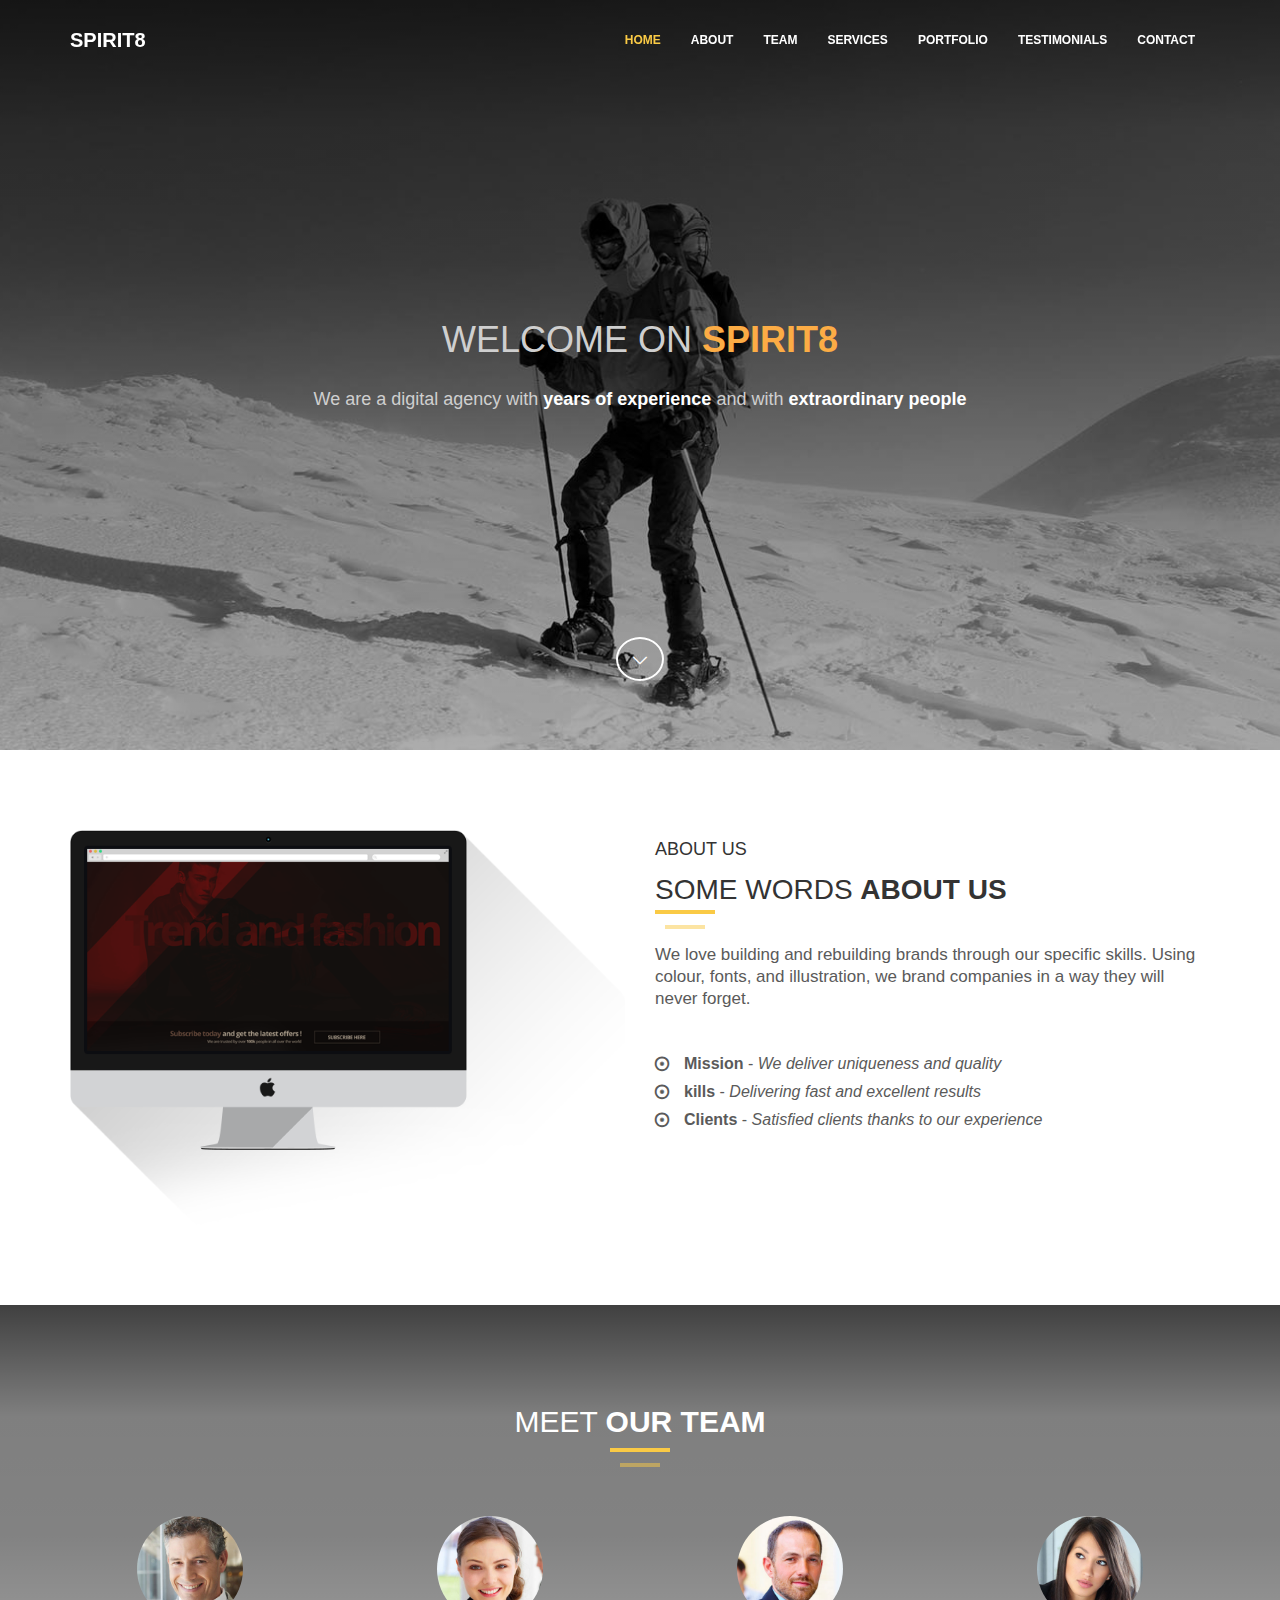
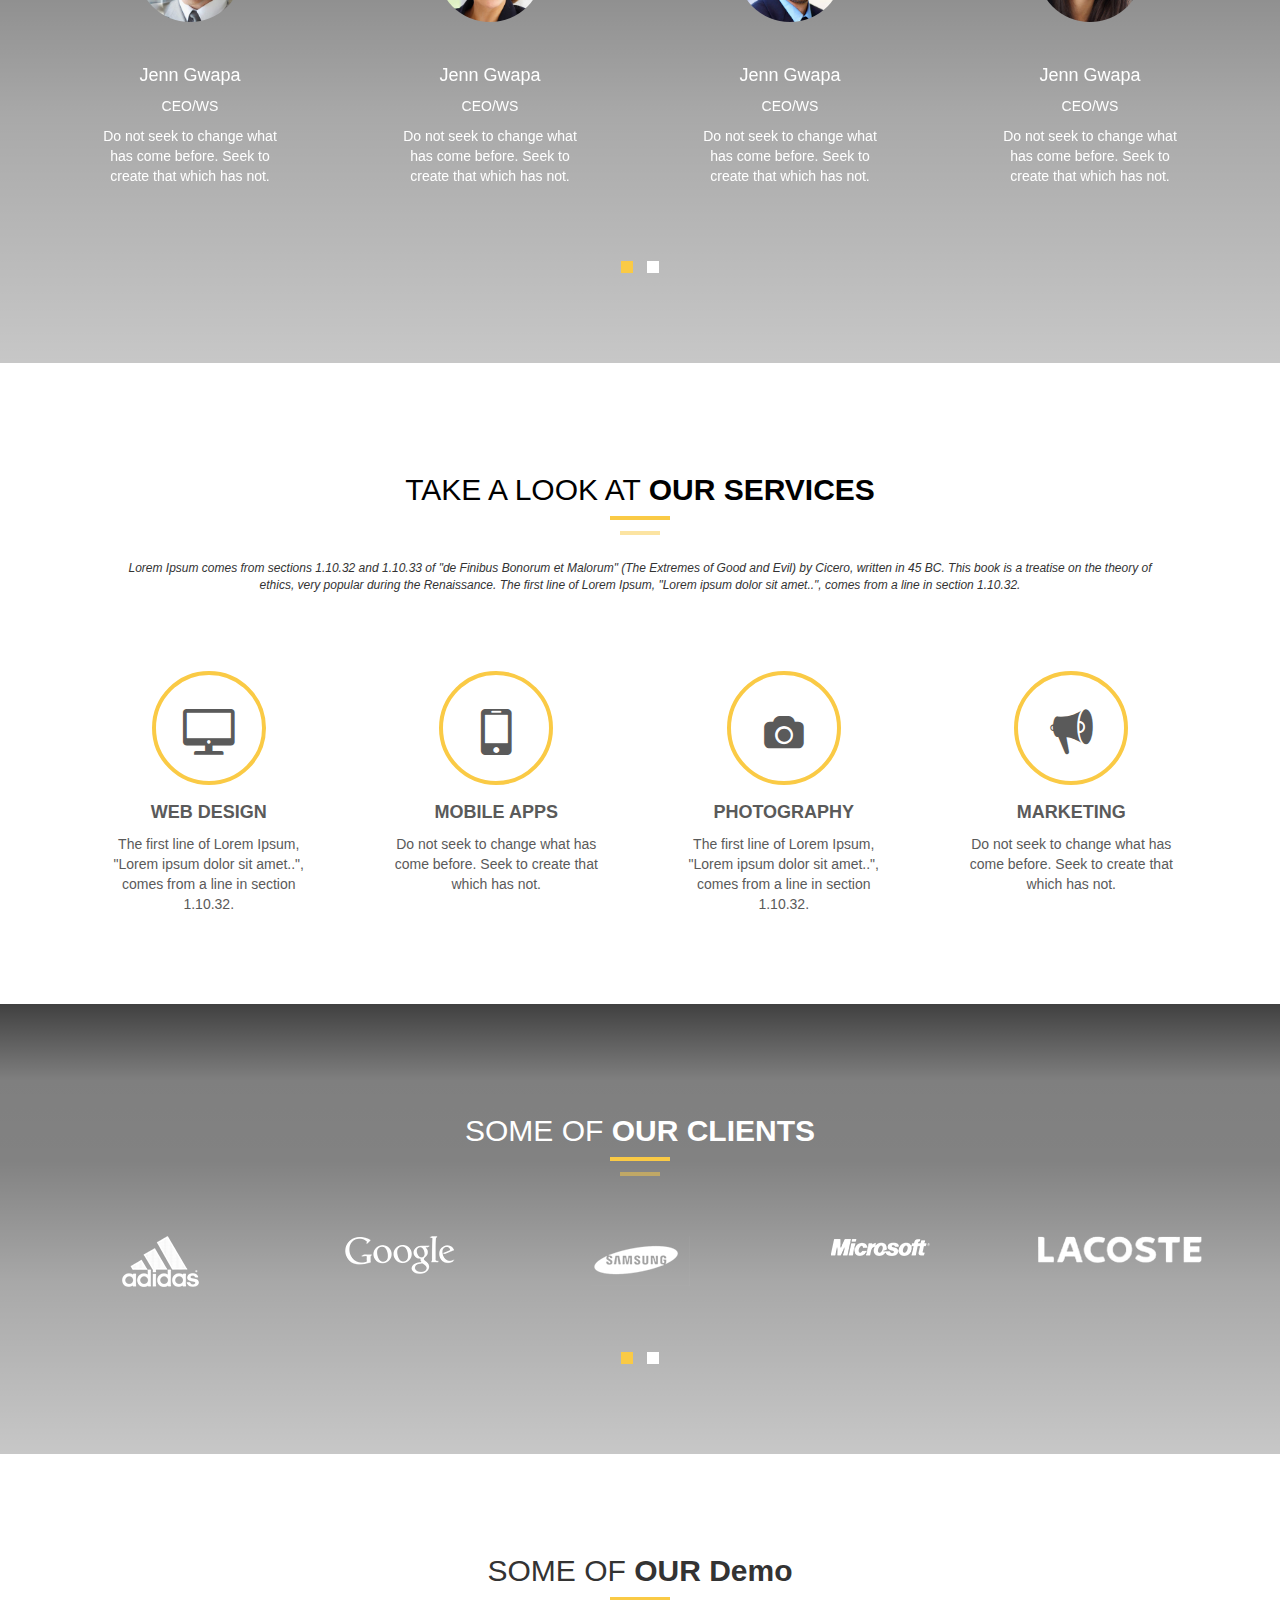
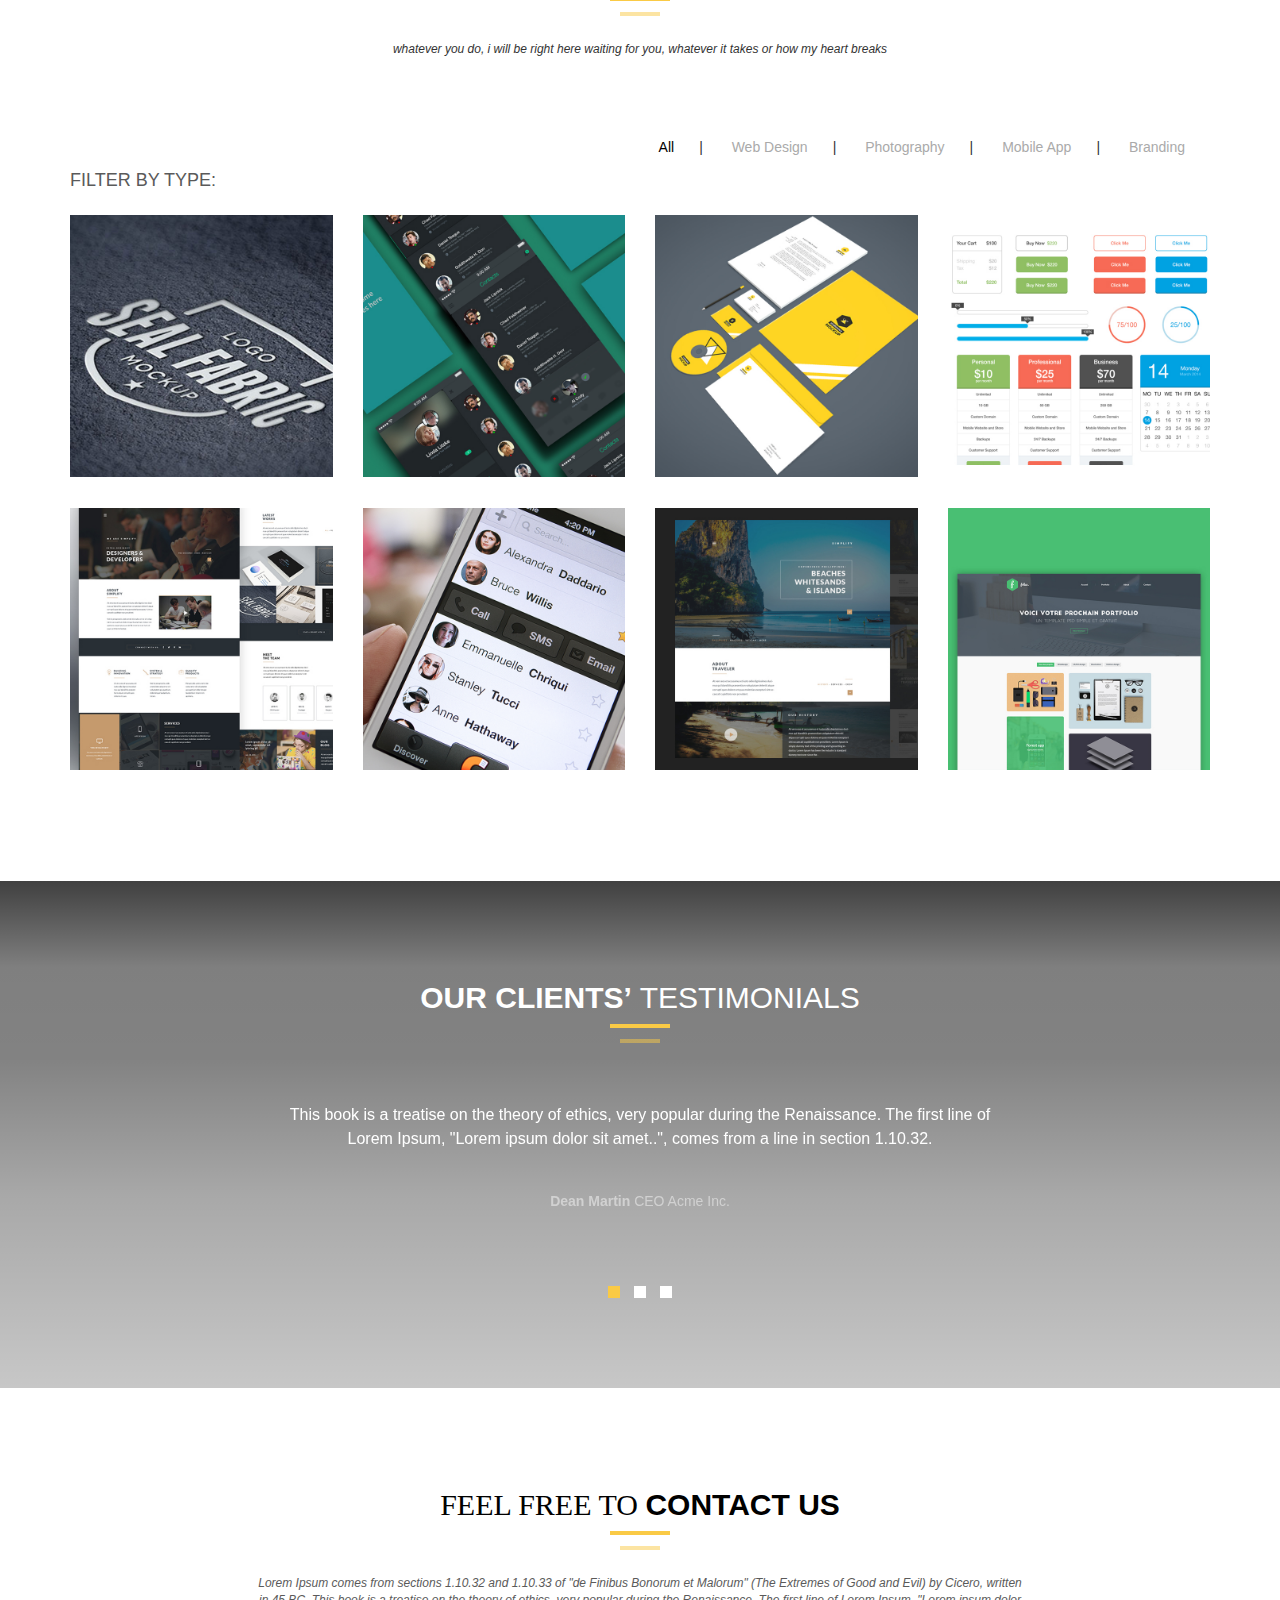
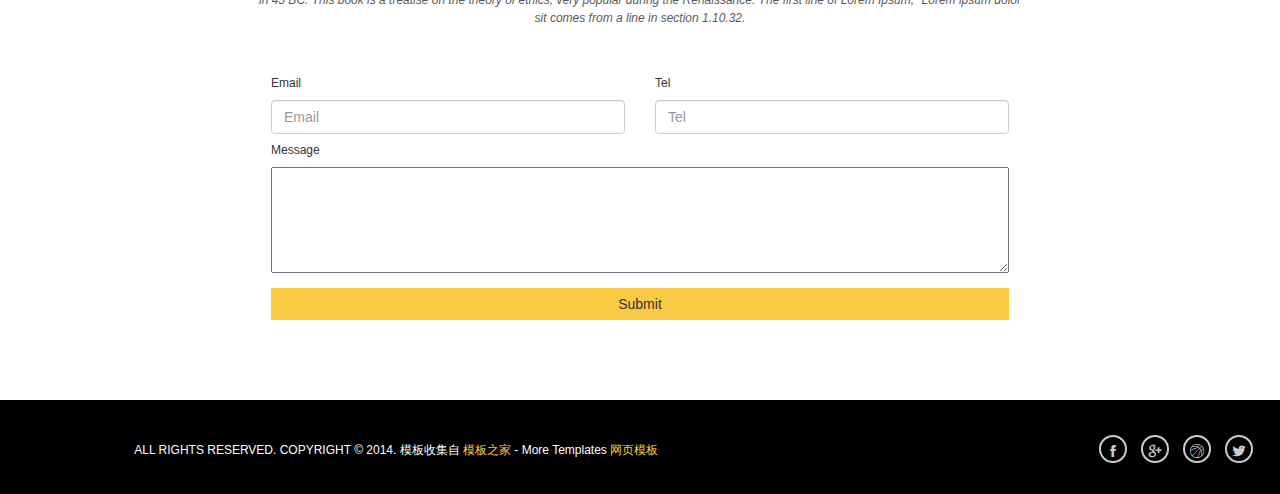
<file: Project02_spirit8/index.html>
<!DOCTYPE html>
<html>
<head>
    <meta charset="utf-8">
    <meta http-equiv="X-UA-Compatible" content="IE=edge">
    <meta name="viewport" content="width=device-width, initial-scale=1">
    <title>模板</title>
    <meta name="description" content="">
    <meta name="keywords" content="">
    <!--引入bootstrap的css-->
    <link rel="stylesheet" href="bootstrap/css/bootstrap.min.css" />
    <!--引入iconfont-->
    <link rel="stylesheet" href="iconfont/iconfont.css">
    <!--引入自己写的css-->
    <link rel="stylesheet" href="css/index.css">
    <link rel="stylesheet" href="css/publicCss.css">
    <!--owl-carousel插件引入-->
    <link rel="stylesheet" href="owl-carousel/owl.carousel.css">
    <link rel="stylesheet" href="owl-carousel/owl.theme.css">

    <!--引入jQuery-->
    <script src="bootstrap/js/jquery.js"></script>
    <!--引入bootstrap的js-->
    <script src="bootstrap/js/bootstrap.min.js"></script>
    <!--引入owl-carousel插件的js-->
    <script src="owl-carousel/owl.carousel.js"></script>
    <!--引入isotope-->
    <script src="isotope/js/isotope-docs.min.js"></script>
</head>
<body>
    <!--头部导航-->
    <nav class="navbar navbar-default navbar-fixed-top" id="nav_head">
        <div class="container">
            <div class="navbar-header">
                <button type="button" id="more_menu" class="navbar-toggle" data-toggle="collapse" data-target="#nav_item">
                    <span class="icon-bar"></span>
                    <span class="icon-bar"></span>
                    <span class="icon-bar"></span>
                </button>
                <a href="" class="navbar-brand">SPIRIT8</a>
            </div>
            <div class="collapse navbar-collapse navbar-right" id="nav_item">
                <ul class="nav navbar-nav">
                    <li><a href="#part_Home" class="c_yellow">HOME</a></li>
                    <li><a href="#part_About">ABOUT</a></li>
                    <li><a href="#part_Team">TEAM</a></li>
                    <li><a href="#part_Service">SERVICES</a></li>
                    <li><a href="#part_Ally">PORTFOLIO</a></li>
                    <li><a href="#part_Demo">TESTIMONIALS</a></li>
                    <li><a href="#part_Client">CONTACT</a></li>
                </ul>
            </div>
        </div>
    </nav>
    <!--头部导航结束-->
    <!--第一部分：欢迎-->
    <div id="part_Home">
        <div class="one_in">
            <div class="content">
                <h1>Welcome on <strong class="c_yellow">spirit8</strong></h1>
                <p>We are a digital agency with <strong>years of experience</strong> and with <strong>extraordinary people</strong></p>
                <p><span><i class="iconfont icon-down-trangle"></i></span></p>
            </div>
        </div>
    </div>
    <!--第一部分：欢迎 end-->

    <!--第二部分：about us-->
    <div id="part_About">
        <div class="container">
            <div class="row">
                <div class="col-md-6 col-sm-12 pic">
                    <img class="img-responsive center-block" src="img/bg-03.png" alt="" width="708" height="504">
                </div>
                <div class="col-md-6 col-sm-12">
                    <div class="about_content">
                        <h4>ABOUT US</h4>
                        <h2>SOME WORDS <strong>ABOUT US</strong></h2>
                        <p class="line_bar b_yellow"></p>
                        <p class="intro">We love building and rebuilding brands through our specific skills. Using colour, fonts, and illustration, we brand companies in a way they will never forget.</p>
                        <ul class="list-unstyled">
                            <li><i class="iconfont icon-yuanquan"></i><strong>Mission</strong> - <em>We deliver uniqueness and quality
                            </em></li>
                            <li><i class="iconfont icon-yuanquan"></i><strong>kills</strong> - <em>Delivering fast and excellent results</em></li>
                            <li><i class="iconfont icon-yuanquan"></i><strong>Clients</strong> - <em>Satisfied clients thanks to our experience</em></li>
                        </ul>
                    </div>
                </div>
            </div>
        </div>
    </div>
    <!--第二部分：about us end-->

    <!--第三部分：Our Team-->
    <div id="part_Team">
        <div class="cont_in">
            <h2 class="text-center"><span>MEET </span><b>OUR TEAM</b></h2>
            <p class="line_bar center-block b_yellow"></p>
            <div id="team_pic" class="owl-carousel">
                <div>
                    <img class="img-responsive" src="img/01.jpg" alt="">
                    <h4>Jenn Gwapa</h4>
                    <p class="job">CEO/WS</p>
                    <p class="intro">Do not seek to change what has come before.
                        Seek to create that which has not.</p>
                </div>
                <div>
                    <img class="img-responsive" src="img/02.jpg" alt="">
                    <h4>Jenn Gwapa</h4>
                    <p class="job">CEO/WS</p>
                    <p class="intro">Do not seek to change what has come before.
                        Seek to create that which has not.</p>
                </div>
                <div>
                    <img class="img-responsive" src="img/03.jpg" alt="">
                    <h4>Jenn Gwapa</h4>
                    <p class="job">CEO/WS</p>
                    <p class="intro">Do not seek to change what has come before.
                        Seek to create that which has not.</p>
                </div>
                <div>
                    <img class="img-responsive" src="img/04.jpg" alt="">
                    <h4>Jenn Gwapa</h4>
                    <p class="job">CEO/WS</p>
                    <p class="intro">Do not seek to change what has come before.
                        Seek to create that which has not.</p>
                </div>
                <div>
                    <img class="img-responsive" src="img/03.jpg" alt="">
                    <h4>Jenn Gwapa</h4>
                    <p class="job">CEO/WS</p>
                    <p class="intro">Do not seek to change what has come before.
                        Seek to create that which has not.</p>
                </div>
                <div>
                    <img class="img-responsive" src="img/04.jpg" alt="">
                    <h4>Jenn Gwapa</h4>
                    <p class="job">CEO/WS</p>
                    <p class="intro">Do not seek to change what has come before.
                        Seek to create that which has not.</p>
                </div>
                <div>
                    <img class="img-responsive" src="img/02.jpg" alt="">
                    <h4>Jenn Gwapa</h4>
                    <p class="job">CEO/WS</p>
                    <p class="intro">Do not seek to change what has come before.
                        Seek to create that which has not.</p>
                </div>
                <div>
                    <img class="img-responsive" src="img/01.jpg" alt="">
                    <h4>Jenn Gwapa</h4>
                    <p class="job">CEO/WS</p>
                    <p class="intro">Do not seek to change what has come before.
                        Seek to create that which has not.</p>
                </div>
            </div>

        </div>
    </div>
    <!--第三部分：Our Team End-->

    <!--第四部分：Service-->
    <div id="part_Service">
        <div class="cont_in">
            <h2>TAKE A LOOK AT <b>OUR SERVICES</b></h2>
            <p class="line_bar center-block b_yellow"></p>
            <p class="info">Lorem Ipsum comes from sections 1.10.32 and 1.10.33 of "de Finibus Bonorum et Malorum" (The Extremes of Good and Evil) by Cicero, written in 45 BC. This book is a treatise on the theory of ethics, very popular during the Renaissance. The first line of Lorem Ipsum, "Lorem ipsum dolor sit amet..",
                comes from a line in section 1.10.32.</p>
            <div class="row">
                <div class="col-md-3 col-sm-6">
                    <p class="icon"><i class="iconfont icon-diannao"></i></p>
                    <h4>WEB DESIGN</h4>
                    <p class="intro">The first line of Lorem Ipsum, "Lorem ipsum dolor sit amet..",
                        comes from a line in section 1.10.32.</p>
                </div>
                <div class="col-md-3 col-sm-6">
                    <p class="icon"><i class="iconfont icon-shouji"></i></p>
                    <h4>MOBILE APPS</h4>
                    <p class="intro">Do not seek to change what has come before. Seek to
                        create that which has not.</p>
                </div>
                <div class="col-md-3 col-sm-6">
                    <p class="icon"><i class="iconfont icon-iconmoban--"></i></p>
                    <h4>PHOTOGRAPHY</h4>
                    <p class="intro">The first line of Lorem Ipsum,
                        "Lorem ipsum dolor sit amet..", comes from a line in section 1.10.32.</p>
                </div>
                <div class="col-md-3 col-sm-6">
                    <p class="icon"><i class="iconfont icon-laba"></i></p>
                    <h4>MARKETING</h4>
                    <p class="intro">Do not seek to change what has come before. Seek to
                        create that which has not.</p>
                </div>
            </div>
        </div>
    </div>
    <!--第四部分：Service End-->

    <!--第五部分: ally-->
    <div id="part_Ally">
        <div class="cont_in">
            <h2 class="text-center">SOME OF <strong>OUR CLIENTS</strong></h2>
            <p class="line_bar center-block b_yellow"></p>
            <div id="brand" class="owl-carousel">
                <div><img src="img/a.png" alt=""></div>
                <div><img src="img/b.png" alt=""></div>
                <div><img src="img/c.png" alt=""></div>
                <div><img src="img/d.png" alt=""></div>
                <div><img src="img/e.png" alt=""></div>
                <div><img src="img/f.png" alt=""></div>
                <div><img src="img/g.png" alt=""></div>
            </div>
        </div>
    </div>
    <!--第五部分: ally end-->
    <!--第六部分: demo-->
    <div id="part_Demo">
        <div class="container">
            <h2 class="text-center">SOME OF <strong>OUR Demo</strong></h2>
            <p class="line_bar center-block b_yellow"></p>
            <p class="info">whatever you do,
                i will be right here waiting for you,
                whatever it takes or how my heart breaks</p>
            <div class="navBox clearfix">
                <h3>FILTER BY TYPE:</h3>
                <div class="select" style="height: 50px;">
                    <span class="bColor" data-filter="*">All</span>|
                    <span data-filter=".wd">Web Design</span>|
                    <span data-filter=".pg">Photography</span>|
                    <span data-filter=".ma">Mobile App</span>|
                    <span data-filter=".bd">Branding</span>
                </div>
            </div>
            <div class="row" id="pDemo">
                <div class="col-md-3 col-sm-12 bd">
                    <a href=""><img class="img-responsive" src="img/01(1).jpg" alt=""></a>
                    <div class="detail">
                        <div class="wrap">
                            <h4>Loading</h4>
                            <p>Brand</p>
                            <span><i class="iconfont icon-jia"></i></span>
                        </div>
                    </div>
                </div>
                <div class="col-md-3 col-sm-12 pg ma">
                    <a href=""><img class="img-responsive" src="img/02(2).jpg" alt=""></a>
                    <div class="detail">
                        <div class="wrap">
                            <h4>Loading</h4>
                            <p>Brand</p>
                            <span><i class="iconfont icon-jia"></i></span>
                        </div>
                    </div>
                </div>
                <div class="col-md-3 col-sm-12 bd">
                    <a href=""><img class="img-responsive" src="img/03(1).jpg" alt=""></a>
                    <div class="detail">
                        <div class="wrap">
                            <h4>Loading</h4>
                            <p>Brand</p>
                            <span><i class="iconfont icon-jia"></i></span>
                        </div>
                    </div>
                </div>
                <div class="col-md-3 col-sm-12 pg">
                    <a href=""><img class="img-responsive" src="img/04(1).jpg" alt=""></a>
                    <div class="detail">
                        <div class="wrap">
                            <h4>Loading</h4>
                            <p>Brand</p>
                            <span><i class="iconfont icon-jia"></i></span>
                        </div>
                    </div>
                </div>
                <div class="col-md-3 col-sm-12 wd bd pg">
                    <a href=""><img class="img-responsive" src="img/05.jpg" alt=""></a>
                    <div class="detail">
                        <div class="wrap">
                            <h4>Loading</h4>
                            <p>Brand</p>
                            <span><i class="iconfont icon-jia"></i></span>
                        </div>
                    </div>
                </div>
                <div class="col-md-3 col-sm-12 ma">
                    <a href=""><img class="img-responsive" src="img/06.jpg" alt=""></a>
                    <div class="detail">
                        <div class="wrap">
                            <h4>Loading</h4>
                            <p>Brand</p>
                            <span><i class="iconfont icon-jia"></i></span>
                        </div>
                    </div>
                </div>
                <div class="col-md-3 col-sm-12 wd pg">
                    <a href=""><img class="img-responsive" src="img/07.jpg" alt=""></a>
                    <div class="detail">
                        <div class="wrap">
                            <h4>Loading</h4>
                            <p>Brand</p>
                            <span><i class="iconfont icon-jia"></i></span>
                        </div>
                    </div>
                </div>
                <div class="col-md-3 col-sm-12 wd">
                    <a href=""><img class="img-responsive" src="img/08.jpg" alt=""></a>
                    <div class="detail">
                        <div class="wrap">
                            <h4>Loading</h4>
                            <p>Brand</p>
                            <span><i class="iconfont icon-jia"></i></span>
                        </div>
                    </div>
                </div>
            </div>
        </div>
    </div>
    <!--第六部分: demo end-->
    <!--第七部分 Client-->
    <div id="part_Client">
        <div class="cont_in">
            <h2 class="text-center"><strong>OUR CLIENTS’</strong> TESTIMONIALS</h2>
            <p class="line_bar center-block b_yellow"></p>
            <div id="context" class="owl-carousel">
                <div>
                    <p class="txt">This book is a treatise on the theory of ethics, very popular during the Renaissance.
                        The first line of Lorem Ipsum, "Lorem ipsum dolor sit amet..", comes from a line in section
                        1.10.32.</p>
                    <p class="author"><strong>Dean Martin</strong> CEO Acme Inc.</p>
                </div>
                <div>
                    <p class="txt">Some people try to knock me down,
                        only make me determined to do better!</p>
                    <p class="author"><strong>Li Yang</strong> CEO Xing Huo.</p>
                </div>
                <div>
                    <p class="txt">The world rushes on over the strings of the
                        lingering heart making the music of sadness.</p>
                    <p class="author"><strong>Dean Martin</strong> CEO Acme Inc.</p>
                </div>
            </div>
        </div>
    </div>
    <!--第七部分 Client end-->

    <!--第八部分: contact-->
    <div id="part_Contact">
        <div class="cont_in">
            <h2 class="text-center"><span>FEEL FREE TO </span><strong>CONTACT US</strong></h2>
            <p class="line_bar center-block b_yellow"></p>
            <p class="txt">Lorem Ipsum comes from sections 1.10.32 and 1.10.33 of "de Finibus Bonorum et Malorum" (The Extremes of Good and Evil) by Cicero, written in 45 BC. This book is a treatise on the theory of ethics, very popular during the Renaissance. The first line of Lorem Ipsum, "Lorem ipsum dolor sit
                comes from a line in section 1.10.32.</p>
            <div class="row">
                <div class="inp col-md-6 col-sm-12">
                    <h6>Email</h6>
                    <input class="input-md form-control" type="text" placeholder="Email"/>
                </div>
                <div class="inp col-md-6  col-sm-12">
                    <h6>Tel</h6>
                    <input class="input-md form-control" type="text" placeholder="Tel"/>
                </div>
            </div>
            <div class="row row2">
                <h6 class="">Message</h6>
                <textarea class="col-md-12" name="" id="" cols="" rows="5"></textarea>
            </div>
            <div class="row row3">
                <button class="btn btn-block">Submit</button>
            </div>
        </div>
    </div>
    <!--第八部分: contact end-->
    <!--第九部分: footer-->
    <div id="part_footer">
        <div class="container">
            <div class="row">
                <div class="col-md-7">
                    <p>ALL RIGHTS RESERVED. COPYRIGHT © 2014.
                        模板收集自 <a href="">模板之家</a> - More Templates <a href="">网页模板</a></p>
                </div>
                <div class="f-icon col-md-5 col-md-push-2 col-sm-8 col-sm-pull-1 col-xs-pull-1">
                    <a href=""><i class="iconfont icon-links"></i></a>
                    <a href=""><i class="iconfont icon-google"></i></a>
                    <a href=""><i class="iconfont icon-lanqiu"></i></a>
                    <a href=""><i class="iconfont icon-bird"></i></a>
                </div>
            </div>
        </div>

    </div>
    <!--第九部分: footer end-->
<script src="js/index.js"></script>
</body>
</html>
</file>
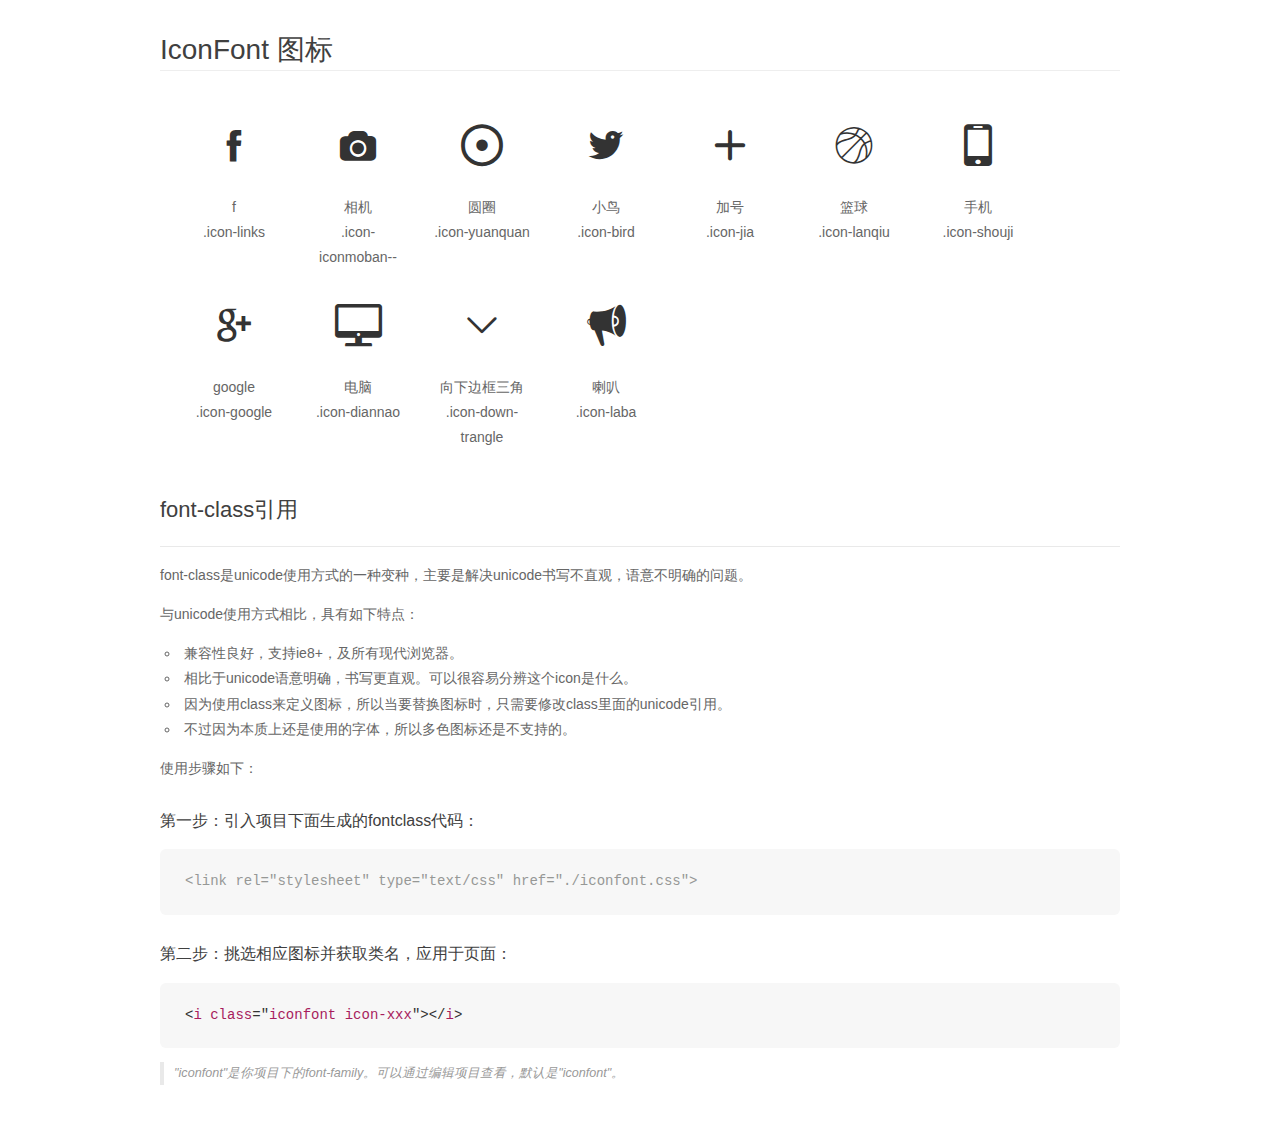
<file: Project02_spirit8/iconfont/demo_fontclass.html>
<!DOCTYPE html>
<html>
<head>
    <meta charset="utf-8"/>
    <title>IconFont</title>
    <link rel="stylesheet" href="demo.css">
    <link rel="stylesheet" href="iconfont.css">
</head>
<body>
    <div class="main markdown">
        <h1>IconFont 图标</h1>
        <ul class="icon_lists clear">
            
                <li>
                <i class="icon iconfont icon-links"></i>
                    <div class="name">f</div>
                    <div class="fontclass">.icon-links</div>
                </li>
            
                <li>
                <i class="icon iconfont icon-iconmoban--"></i>
                    <div class="name">相机</div>
                    <div class="fontclass">.icon-iconmoban--</div>
                </li>
            
                <li>
                <i class="icon iconfont icon-yuanquan"></i>
                    <div class="name">圆圈</div>
                    <div class="fontclass">.icon-yuanquan</div>
                </li>
            
                <li>
                <i class="icon iconfont icon-bird"></i>
                    <div class="name">小鸟</div>
                    <div class="fontclass">.icon-bird</div>
                </li>
            
                <li>
                <i class="icon iconfont icon-jia"></i>
                    <div class="name">加号</div>
                    <div class="fontclass">.icon-jia</div>
                </li>
            
                <li>
                <i class="icon iconfont icon-lanqiu"></i>
                    <div class="name">篮球</div>
                    <div class="fontclass">.icon-lanqiu</div>
                </li>
            
                <li>
                <i class="icon iconfont icon-shouji"></i>
                    <div class="name">手机</div>
                    <div class="fontclass">.icon-shouji</div>
                </li>
            
                <li>
                <i class="icon iconfont icon-google"></i>
                    <div class="name">google</div>
                    <div class="fontclass">.icon-google</div>
                </li>
            
                <li>
                <i class="icon iconfont icon-diannao"></i>
                    <div class="name">电脑</div>
                    <div class="fontclass">.icon-diannao</div>
                </li>
            
                <li>
                <i class="icon iconfont icon-down-trangle"></i>
                    <div class="name">向下边框三角</div>
                    <div class="fontclass">.icon-down-trangle</div>
                </li>
            
                <li>
                <i class="icon iconfont icon-laba"></i>
                    <div class="name">喇叭</div>
                    <div class="fontclass">.icon-laba</div>
                </li>
            
        </ul>

        <h2 id="font-class-">font-class引用</h2>
        <hr>

        <p>font-class是unicode使用方式的一种变种，主要是解决unicode书写不直观，语意不明确的问题。</p>
        <p>与unicode使用方式相比，具有如下特点：</p>
        <ul>
        <li>兼容性良好，支持ie8+，及所有现代浏览器。</li>
        <li>相比于unicode语意明确，书写更直观。可以很容易分辨这个icon是什么。</li>
        <li>因为使用class来定义图标，所以当要替换图标时，只需要修改class里面的unicode引用。</li>
        <li>不过因为本质上还是使用的字体，所以多色图标还是不支持的。</li>
        </ul>
        <p>使用步骤如下：</p>
        <h3 id="-fontclass-">第一步：引入项目下面生成的fontclass代码：</h3>


        <pre><code class="lang-js hljs javascript"><span class="hljs-comment">&lt;link rel="stylesheet" type="text/css" href="./iconfont.css"&gt;</span></code></pre>
        <h3 id="-">第二步：挑选相应图标并获取类名，应用于页面：</h3>
        <pre><code class="lang-css hljs">&lt;<span class="hljs-selector-tag">i</span> <span class="hljs-selector-tag">class</span>="<span class="hljs-selector-tag">iconfont</span> <span class="hljs-selector-tag">icon-xxx</span>"&gt;&lt;/<span class="hljs-selector-tag">i</span>&gt;</code></pre>
        <blockquote>
        <p>"iconfont"是你项目下的font-family。可以通过编辑项目查看，默认是"iconfont"。</p>
        </blockquote>
    </div>
</body>
</html>
</file>
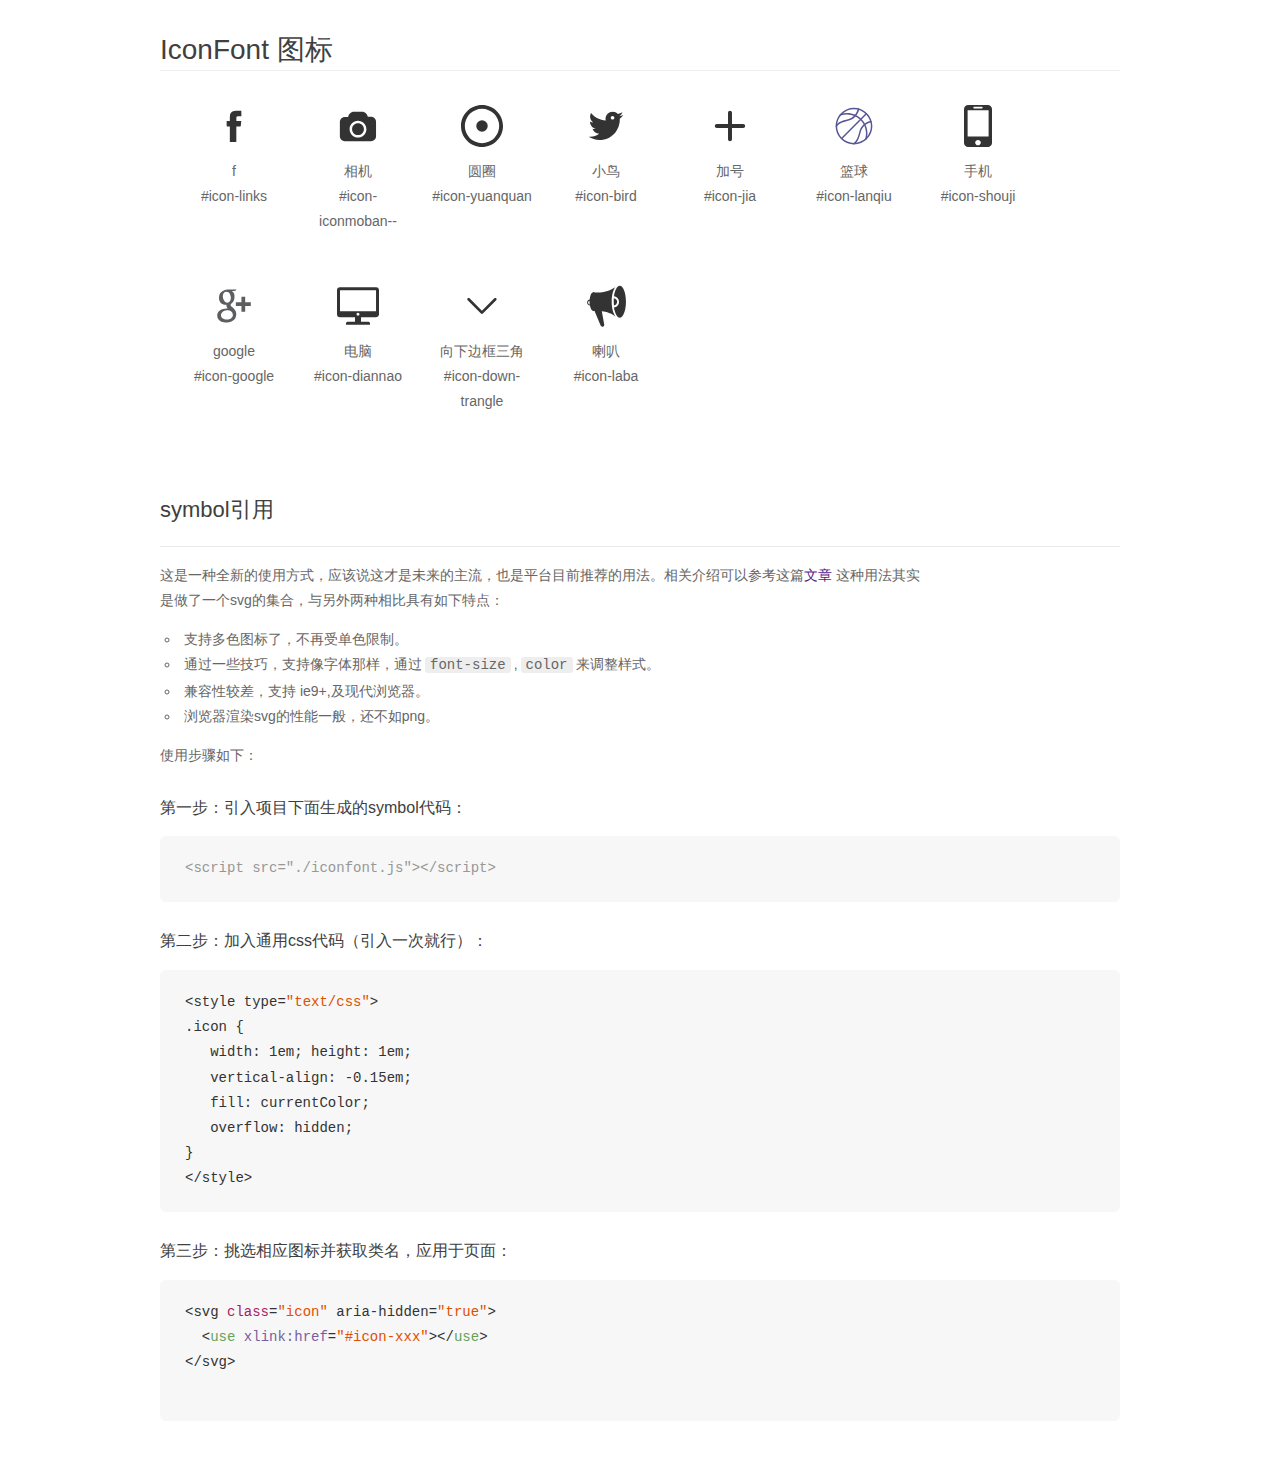
<file: Project02_spirit8/iconfont/demo_symbol.html>
<!DOCTYPE html>
<html>
<head>
    <meta charset="utf-8"/>
    <title>IconFont</title>
    <link rel="stylesheet" href="demo.css">
    <script src="iconfont.js"></script>

    <style type="text/css">
        .icon {
          /* 通过设置 font-size 来改变图标大小 */
          width: 1em; height: 1em;
          /* 图标和文字相邻时，垂直对齐 */
          vertical-align: -0.15em;
          /* 通过设置 color 来改变 SVG 的颜色/fill */
          fill: currentColor;
          /* path 和 stroke 溢出 viewBox 部分在 IE 下会显示
             normalize.css 中也包含这行 */
          overflow: hidden;
        }

    </style>
</head>
<body>
    <div class="main markdown">
        <h1>IconFont 图标</h1>
        <ul class="icon_lists clear">
            
                <li>
                    <svg class="icon" aria-hidden="true">
                        <use xlink:href="#icon-links"></use>
                    </svg>
                    <div class="name">f</div>
                    <div class="fontclass">#icon-links</div>
                </li>
            
                <li>
                    <svg class="icon" aria-hidden="true">
                        <use xlink:href="#icon-iconmoban--"></use>
                    </svg>
                    <div class="name">相机</div>
                    <div class="fontclass">#icon-iconmoban--</div>
                </li>
            
                <li>
                    <svg class="icon" aria-hidden="true">
                        <use xlink:href="#icon-yuanquan"></use>
                    </svg>
                    <div class="name">圆圈</div>
                    <div class="fontclass">#icon-yuanquan</div>
                </li>
            
                <li>
                    <svg class="icon" aria-hidden="true">
                        <use xlink:href="#icon-bird"></use>
                    </svg>
                    <div class="name">小鸟</div>
                    <div class="fontclass">#icon-bird</div>
                </li>
            
                <li>
                    <svg class="icon" aria-hidden="true">
                        <use xlink:href="#icon-jia"></use>
                    </svg>
                    <div class="name">加号</div>
                    <div class="fontclass">#icon-jia</div>
                </li>
            
                <li>
                    <svg class="icon" aria-hidden="true">
                        <use xlink:href="#icon-lanqiu"></use>
                    </svg>
                    <div class="name">篮球</div>
                    <div class="fontclass">#icon-lanqiu</div>
                </li>
            
                <li>
                    <svg class="icon" aria-hidden="true">
                        <use xlink:href="#icon-shouji"></use>
                    </svg>
                    <div class="name">手机</div>
                    <div class="fontclass">#icon-shouji</div>
                </li>
            
                <li>
                    <svg class="icon" aria-hidden="true">
                        <use xlink:href="#icon-google"></use>
                    </svg>
                    <div class="name">google</div>
                    <div class="fontclass">#icon-google</div>
                </li>
            
                <li>
                    <svg class="icon" aria-hidden="true">
                        <use xlink:href="#icon-diannao"></use>
                    </svg>
                    <div class="name">电脑</div>
                    <div class="fontclass">#icon-diannao</div>
                </li>
            
                <li>
                    <svg class="icon" aria-hidden="true">
                        <use xlink:href="#icon-down-trangle"></use>
                    </svg>
                    <div class="name">向下边框三角</div>
                    <div class="fontclass">#icon-down-trangle</div>
                </li>
            
                <li>
                    <svg class="icon" aria-hidden="true">
                        <use xlink:href="#icon-laba"></use>
                    </svg>
                    <div class="name">喇叭</div>
                    <div class="fontclass">#icon-laba</div>
                </li>
            
        </ul>


        <h2 id="symbol-">symbol引用</h2>
        <hr>

        <p>这是一种全新的使用方式，应该说这才是未来的主流，也是平台目前推荐的用法。相关介绍可以参考这篇<a href="">文章</a>
        这种用法其实是做了一个svg的集合，与另外两种相比具有如下特点：</p>
        <ul>
          <li>支持多色图标了，不再受单色限制。</li>
          <li>通过一些技巧，支持像字体那样，通过<code>font-size</code>,<code>color</code>来调整样式。</li>
          <li>兼容性较差，支持 ie9+,及现代浏览器。</li>
          <li>浏览器渲染svg的性能一般，还不如png。</li>
        </ul>
        <p>使用步骤如下：</p>
        <h3 id="-symbol-">第一步：引入项目下面生成的symbol代码：</h3>
        <pre><code class="lang-js hljs javascript"><span class="hljs-comment">&lt;script src="./iconfont.js"&gt;&lt;/script&gt;</span></code></pre>
        <h3 id="-css-">第二步：加入通用css代码（引入一次就行）：</h3>
        <pre><code class="lang-js hljs javascript">&lt;style type=<span class="hljs-string">"text/css"</span>&gt;
.icon {
   width: <span class="hljs-number">1</span>em; height: <span class="hljs-number">1</span>em;
   vertical-align: <span class="hljs-number">-0.15</span>em;
   fill: currentColor;
   overflow: hidden;
}
&lt;<span class="hljs-regexp">/style&gt;</span></code></pre>
        <h3 id="-">第三步：挑选相应图标并获取类名，应用于页面：</h3>
        <pre><code class="lang-js hljs javascript">&lt;svg <span class="hljs-class"><span class="hljs-keyword">class</span></span>=<span class="hljs-string">"icon"</span> aria-hidden=<span class="hljs-string">"true"</span>&gt;<span class="xml"><span class="hljs-tag">
  &lt;<span class="hljs-name">use</span> <span class="hljs-attr">xlink:href</span>=<span class="hljs-string">"#icon-xxx"</span>&gt;</span><span class="hljs-tag">&lt;/<span class="hljs-name">use</span>&gt;</span>
</span>&lt;<span class="hljs-regexp">/svg&gt;
        </span></code></pre>
    </div>
</body>
</html>
</file>
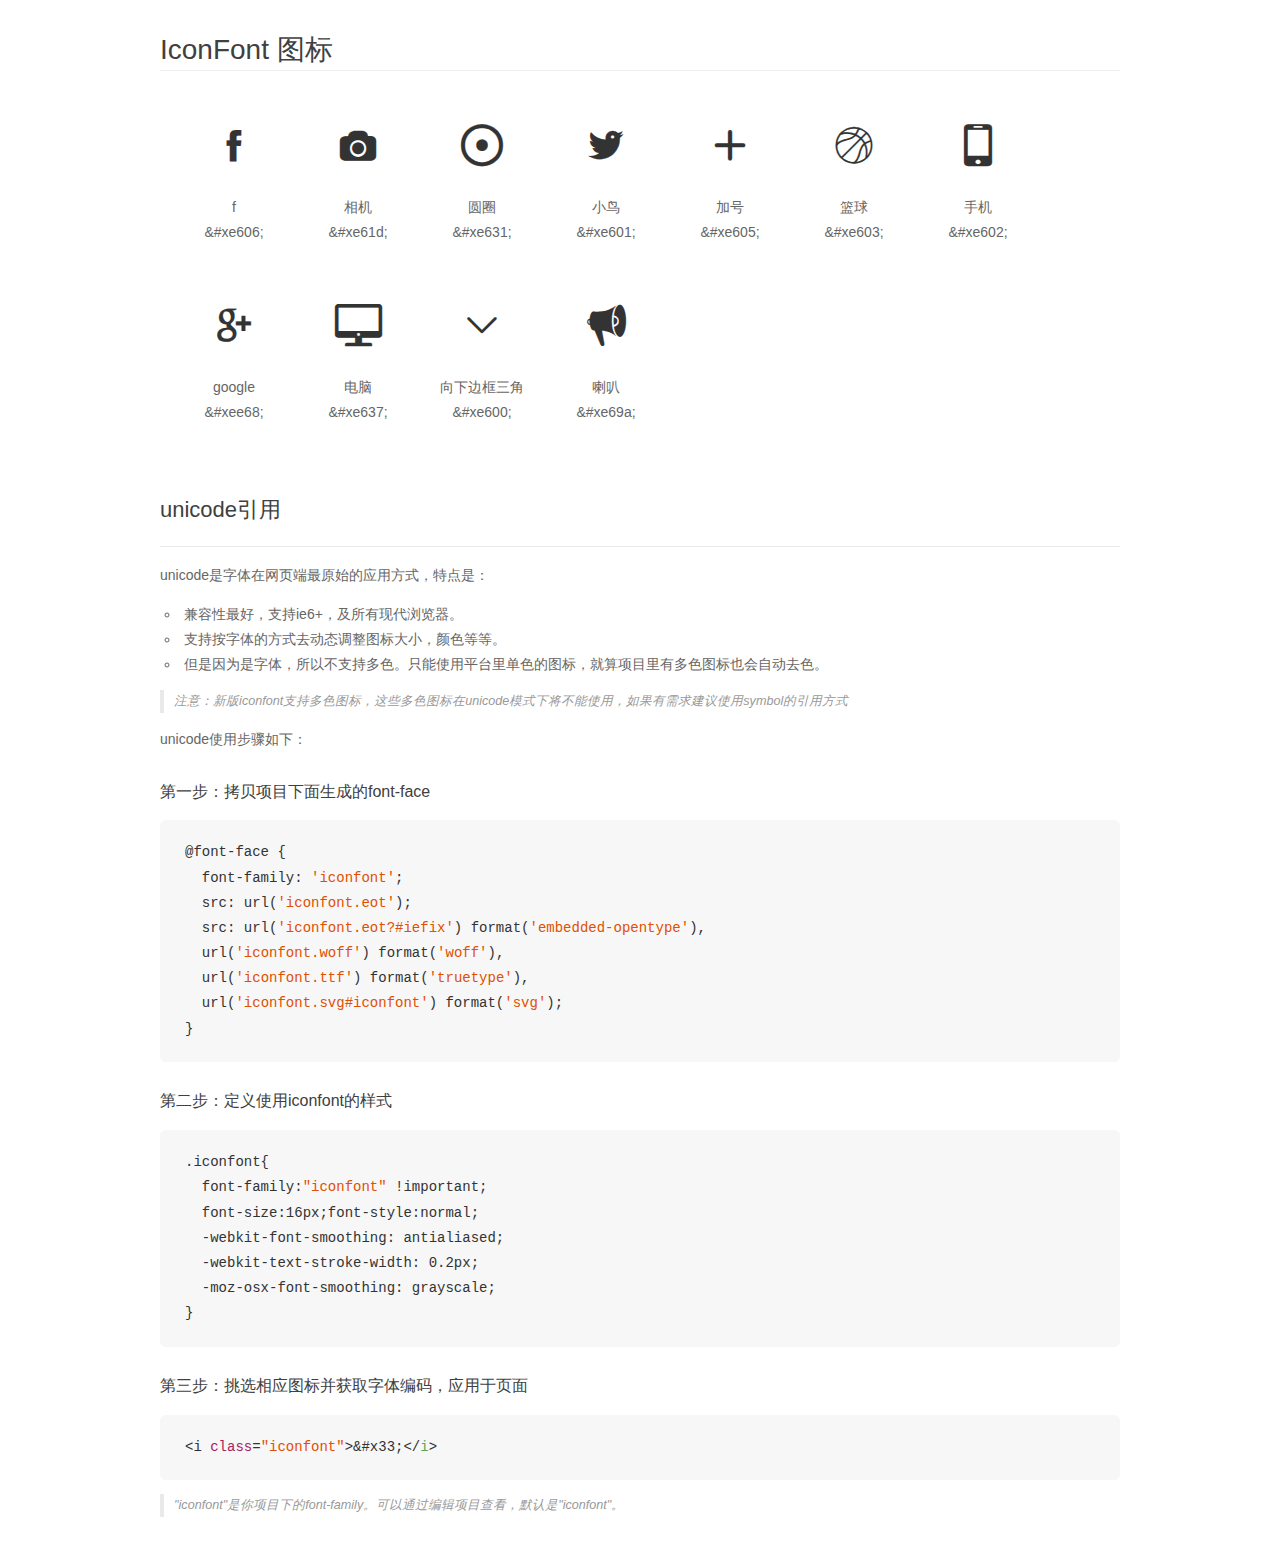
<file: Project02_spirit8/iconfont/demo_unicode.html>
<!DOCTYPE html>
<html>
<head>
    <meta charset="utf-8"/>
    <title>IconFont</title>
    <link rel="stylesheet" href="demo.css">

    <style type="text/css">

        @font-face {font-family: "iconfont";
          src: url('iconfont.eot'); /* IE9*/
          src: url('iconfont.eot#iefix') format('embedded-opentype'), /* IE6-IE8 */
          url('iconfont.woff') format('woff'), /* chrome, firefox */
          url('iconfont.ttf') format('truetype'), /* chrome, firefox, opera, Safari, Android, iOS 4.2+*/
          url('iconfont.svg#iconfont') format('svg'); /* iOS 4.1- */
        }

        .iconfont {
          font-family:"iconfont" !important;
          font-size:16px;
          font-style:normal;
          -webkit-font-smoothing: antialiased;
          -webkit-text-stroke-width: 0.2px;
          -moz-osx-font-smoothing: grayscale;
        }

    </style>
</head>
<body>
    <div class="main markdown">
        <h1>IconFont 图标</h1>
        <ul class="icon_lists clear">
            
                <li>
                <i class="icon iconfont">&#xe606;</i>
                    <div class="name">f</div>
                    <div class="code">&amp;#xe606;</div>
                </li>
            
                <li>
                <i class="icon iconfont">&#xe61d;</i>
                    <div class="name">相机</div>
                    <div class="code">&amp;#xe61d;</div>
                </li>
            
                <li>
                <i class="icon iconfont">&#xe631;</i>
                    <div class="name">圆圈</div>
                    <div class="code">&amp;#xe631;</div>
                </li>
            
                <li>
                <i class="icon iconfont">&#xe601;</i>
                    <div class="name">小鸟</div>
                    <div class="code">&amp;#xe601;</div>
                </li>
            
                <li>
                <i class="icon iconfont">&#xe605;</i>
                    <div class="name">加号</div>
                    <div class="code">&amp;#xe605;</div>
                </li>
            
                <li>
                <i class="icon iconfont">&#xe603;</i>
                    <div class="name">篮球</div>
                    <div class="code">&amp;#xe603;</div>
                </li>
            
                <li>
                <i class="icon iconfont">&#xe602;</i>
                    <div class="name">手机</div>
                    <div class="code">&amp;#xe602;</div>
                </li>
            
                <li>
                <i class="icon iconfont">&#xee68;</i>
                    <div class="name">google</div>
                    <div class="code">&amp;#xee68;</div>
                </li>
            
                <li>
                <i class="icon iconfont">&#xe637;</i>
                    <div class="name">电脑</div>
                    <div class="code">&amp;#xe637;</div>
                </li>
            
                <li>
                <i class="icon iconfont">&#xe600;</i>
                    <div class="name">向下边框三角</div>
                    <div class="code">&amp;#xe600;</div>
                </li>
            
                <li>
                <i class="icon iconfont">&#xe69a;</i>
                    <div class="name">喇叭</div>
                    <div class="code">&amp;#xe69a;</div>
                </li>
            
        </ul>
        <h2 id="unicode-">unicode引用</h2>
        <hr>

        <p>unicode是字体在网页端最原始的应用方式，特点是：</p>
        <ul>
        <li>兼容性最好，支持ie6+，及所有现代浏览器。</li>
        <li>支持按字体的方式去动态调整图标大小，颜色等等。</li>
        <li>但是因为是字体，所以不支持多色。只能使用平台里单色的图标，就算项目里有多色图标也会自动去色。</li>
        </ul>
        <blockquote>
        <p>注意：新版iconfont支持多色图标，这些多色图标在unicode模式下将不能使用，如果有需求建议使用symbol的引用方式</p>
        </blockquote>
        <p>unicode使用步骤如下：</p>
        <h3 id="-font-face">第一步：拷贝项目下面生成的font-face</h3>
        <pre><code class="lang-js hljs javascript">@font-face {
  font-family: <span class="hljs-string">'iconfont'</span>;
  src: url(<span class="hljs-string">'iconfont.eot'</span>);
  src: url(<span class="hljs-string">'iconfont.eot?#iefix'</span>) format(<span class="hljs-string">'embedded-opentype'</span>),
  url(<span class="hljs-string">'iconfont.woff'</span>) format(<span class="hljs-string">'woff'</span>),
  url(<span class="hljs-string">'iconfont.ttf'</span>) format(<span class="hljs-string">'truetype'</span>),
  url(<span class="hljs-string">'iconfont.svg#iconfont'</span>) format(<span class="hljs-string">'svg'</span>);
}
</code></pre>
        <h3 id="-iconfont-">第二步：定义使用iconfont的样式</h3>
        <pre><code class="lang-js hljs javascript">.iconfont{
  font-family:<span class="hljs-string">"iconfont"</span> !important;
  font-size:<span class="hljs-number">16</span>px;font-style:normal;
  -webkit-font-smoothing: antialiased;
  -webkit-text-stroke-width: <span class="hljs-number">0.2</span>px;
  -moz-osx-font-smoothing: grayscale;
}
</code></pre>
        <h3 id="-">第三步：挑选相应图标并获取字体编码，应用于页面</h3>
        <pre><code class="lang-js hljs javascript">&lt;i <span class="hljs-class"><span class="hljs-keyword">class</span></span>=<span class="hljs-string">"iconfont"</span>&gt;&amp;#x33;<span class="xml"><span class="hljs-tag">&lt;/<span class="hljs-name">i</span>&gt;</span></span></code></pre>

        <blockquote>
        <p>"iconfont"是你项目下的font-family。可以通过编辑项目查看，默认是"iconfont"。</p>
        </blockquote>
    </div>


</body>
</html>
</file>
<file: Project02_spirit8/iconfont/iconfont.css>
@font-face {font-family: "iconfont";
  src: url('iconfont.eot?t=1544422352724'); /* IE9*/
  src: url('iconfont.eot?t=1544422352724#iefix') format('embedded-opentype'), /* IE6-IE8 */
  url('[data-uri]') format('woff'),
  url('iconfont.ttf?t=1544422352724') format('truetype'), /* chrome, firefox, opera, Safari, Android, iOS 4.2+*/
  url('iconfont.svg?t=1544422352724#iconfont') format('svg'); /* iOS 4.1- */
}

.iconfont {
  font-family:"iconfont" !important;
  font-size:16px;
  font-style:normal;
  -webkit-font-smoothing: antialiased;
  -moz-osx-font-smoothing: grayscale;
}

.icon-links:before { content: "\e606"; }

.icon-iconmoban--:before { content: "\e61d"; }

.icon-yuanquan:before { content: "\e631"; }

.icon-bird:before { content: "\e601"; }

.icon-jia:before { content: "\e605"; }

.icon-lanqiu:before { content: "\e603"; }

.icon-shouji:before { content: "\e602"; }

.icon-google:before { content: "\ee68"; }

.icon-diannao:before { content: "\e637"; }

.icon-down-trangle:before { content: "\e600"; }

.icon-laba:before { content: "\e69a"; }
</file>
<file: Project02_spirit8/css/index.css>
@charset "utf-8";


/*头部导航*/
#nav_head{
    padding:15px 0;
    border:none;
    background-color:rgba(248,248,248,0);
    transition:padding .5s;
}
#more_menu{
    border-radius:0px;
}
#more_menu:hover{
    background-color:#faca45;
    border-color:#faca45;
}
#more_menu:hover span{
    background-color:#fff;
}
#nav_head.on{
    padding:0px;
    background-color:rgba(2,2,2,1);
}
#nav_head .navbar-header a.navbar-brand{
    font-weight: bold;
    font-size: 20px;
    color:#fff;
}
#nav_head #nav_item{
    font-size:12px;
    font-weight: bold;
}
#nav_item ul li.active a{
    background: transparent;
}
#nav_head #nav_item ul li a{
    color:#fff;
}
#nav_head #nav_item ul li a.c_yellow:nth-child(1){
    color:#faca45;
}
#nav_head #nav_item ul li a:hover{
    color:#faca45;
}
/*第一部分：欢迎*/
#part_Home{
    width:100%;
    background:url("../img/bg01.jpg") center/cover no-repeat fixed;
}
.one_in{
    height:750px;
    background: -ms-linear-gradient(to bottom,rgba(0,0,0,0.75) 0%,rgba(0,0,0,0.60) 17%,rgba(0,0,0,0.59) 35%,rgba(0,0,0,0.44) 62%,rgba(0,0,0,0.32) 100%);
    background: -moz-linear-gradient(to bottom,rgba(0,0,0,0.75) 0%,rgba(0,0,0,0.60) 17%,rgba(0,0,0,0.59) 35%,rgba(0,0,0,0.44) 62%,rgba(0,0,0,0.32) 100%);
    background: -webkit-linear-gradient(to bottom,rgba(0,0,0,0.75) 0%,rgba(0,0,0,0.60) 17%,rgba(0,0,0,0.59) 35%,rgba(0,0,0,0.44) 62%,rgba(0,0,0,0.32) 100%);
    background: linear-gradient(to bottom,rgba(0,0,0,0.75) 0%,rgba(0,0,0,0.60) 17%,rgba(0,0,0,0.59) 35%,rgba(0,0,0,0.44) 62%,rgba(0,0,0,0.32) 100%);

}
#part_Home .content{
    width:100%;
    height:100%;
    padding:300px 0 0;
    color:#CFCFCF;
    text-align: center;
}
#part_Home .content h1{
    text-transform: uppercase;
}
#part_Home .content p:nth-of-type(1){
    margin-top:27px;
    font-size: 18px;
}
#part_Home .content p strong{
    color:#fff;
}
#part_Home .content p:nth-of-type(2){
    margin-top: 225px;
}
#part_Home .content p:nth-of-type(2) span{
    display: block;
    width:48px;
    height:44px;
    margin:auto;
    line-height:44px;
    text-align: center;
    border:2px solid #fff;
    border-radius: 50%;
}
#part_Home .content p:nth-of-type(2) span i{
    font-size: 20px;
    color:#fff;
}
/*第一部分：欢迎 end*/

/*第二部分：about us start*/
#part_About{

}
#part_About .container{
    padding-top:80px;
    padding-bottom:80px;
}
#part_About .container .about_content h2{
    line-height:20px;
    font-size: 28px;
    font-weight: 300 !important;
}
#part_About .container .about_content p.line_bar{
    width:60px;
    height:4px;
}
#part_About .container .about_content p.intro{
    margin:30px 0 40px;
    color:#5a5a5a;
    line-height:22px;
    font-size: 17px;
}
#part_About .container .about_content ul li{
    font-size: 16px;
    line-height:28px;
    color:#5a5a5a;
}
#part_About .container .about_content ul li i{
    padding-right:15px;
    font-weight: bolder;
    font-size: 14px;
}
/*第二部分：about us end*/

/*第三部分：our team*/
#part_Team{
    background: url("../img/bg-02.jpg") center/cover no-repeat fixed;
    color:#fff;
}
#part_Team .cont_in{
    height: auto;
    padding:80px 40px;
    background: -ms-linear-gradient(to bottom,rgba(0,0,0,0.75) 0%,rgba(0,0,0,0.50) 17%,rgba(0,0,0,0.49) 35%,rgba(0,0,0,0.34) 62%,rgba(0,0,0,0.22) 100%);
    background: -moz-linear-gradient(to bottom,rgba(0,0,0,0.75) 0%,rgba(0,0,0,0.50) 17%,rgba(0,0,0,0.49) 35%,rgba(0,0,0,0.34) 62%,rgba(0,0,0,0.22) 100%);
    background: -webkit-linear-gradient(to bottom,rgba(0,0,0,0.75) 0%,rgba(0,0,0,0.50) 17%,rgba(0,0,0,0.49) 35%,rgba(0,0,0,0.34) 62%,rgba(0,0,0,0.22) 100%);
    background: linear-gradient(to bottom,rgba(0,0,0,0.75) 0%,rgba(0,0,0,0.50) 17%,rgba(0,0,0,0.49) 35%,rgba(0,0,0,0.34) 62%,rgba(0,0,0,0.22) 100%);
}
#team_pic{
    margin-top:60px;
    text-align: center;
}
#team_pic div{
    color:#fff;
}
#team_pic div:hover >img{
    border-color:#faca45;
}
#team_pic div h4{
    margin-top:40px;
}
#team_pic div p.intro{
    padding:0 50px;
    box-sizing: border-box;
}
#team_pic div img{
    display: inline-block;
    width:114px;
    height:114px;
    border:4px solid transparent;
    border-radius: 50%;
}
.owl-controls .owl-pagination{
    margin-top:60px;
}
.owl-controls .owl-pagination .owl-page span{
    border-radius: 0 !important;
    background:#fff !important;
    opacity:1 !important;
}
.owl-controls .owl-pagination .owl-page.active span,.owl-controls .owl-pagination .owl-page:hover{
    background: #faca45 !important;
}

/*第三部分：our team end*/

/*第四部分：service*/
#part_Service{
    height:auto;
}
#part_Service .cont_in{
    padding:80px 0;
    background: #fff;
}
#part_Service .cont_in h2{
    margin-top:30px;
    color:#000;
    text-align: center;
    text-transform: uppercase;
}

#part_Service .cont_in .row{
    padding:0 80px;
    margin-top:60px;
    text-align:center;
}
#part_Service .cont_in .row div p.icon{
    width:114px;
    height:114px;
    margin:auto;
    line-height: 114px;
    text-align: center;
    border:4px solid #faca45;
    border-radius: 50%;
    transition: background .5s;
}
#part_Service .cont_in .row div p.icon i{
    color:#5A5A5A;
    font-size:46px;
    transition:all .6s;
}
#part_Service .cont_in .row div:hover >i{
    border-color:#faca45;
}
#part_Service .cont_in .row div h4{
    margin:15px 0 10px;
    color:#5A5A5A;
    line-height:24px;
    font-weight: bold;
}
#part_Service .cont_in .row div p.intro{
    padding:0 25px;
    line-height:20px;
    font-size: 14px;
    color: #5a5a5a;
}
#part_Service .cont_in .row div:hover p.icon{
    background: #faca45;
}
#part_Service .cont_in .row div:hover p.icon i{
    color:#fff;
}
/*第四部分：service end*/
/*第五部分: ally*/
#part_Ally{
    background: url("../img/bg-04.jpg") center/cover no-repeat fixed;
}
#part_Ally .cont_in{
    height: auto;
    padding:80px 40px;
}
#part_Ally .cont_in h2 {
    margin-top: 30px;
}
#part_Ally .cont_in #brand{
    margin-top:75px;
    text-align: center;
}
/*第五部分: ally end*/

/*第七部分*/
#part_Client{
    height: auto;
    background: url("../img/bg-05.jpg") center/cover no-repeat fixed;
}
.cont_in{
    padding:80px 0;
    background: -ms-linear-gradient(to bottom,rgba(0,0,0,0.75) 0%,rgba(0,0,0,0.50) 17%,rgba(0,0,0,0.49) 35%,rgba(0,0,0,0.34) 62%,rgba(0,0,0,0.22) 100%);
    background: -moz-linear-gradient(to bottom,rgba(0,0,0,0.75) 0%,rgba(0,0,0,0.50) 17%,rgba(0,0,0,0.49) 35%,rgba(0,0,0,0.34) 62%,rgba(0,0,0,0.22) 100%);
    background: -webkit-linear-gradient(to bottom,rgba(0,0,0,0.75) 0%,rgba(0,0,0,0.50) 17%,rgba(0,0,0,0.49) 35%,rgba(0,0,0,0.34) 62%,rgba(0,0,0,0.22) 100%);
    background: linear-gradient(to bottom,rgba(0,0,0,0.75) 0%,rgba(0,0,0,0.50) 17%,rgba(0,0,0,0.49) 35%,rgba(0,0,0,0.34) 62%,rgba(0,0,0,0.22) 100%);
}
.cont_in h2{
    color:#fff;
    font-weight: 300;
}
#part_Client .owl-carousel{
    display: block;
    margin-top:75px;
    color:#fff;
    text-align: center;
}
#part_Client .owl-carousel div p.txt{
    width:730px;
    margin:auto;
    line-height: 24px;
    font-size: 16px;
}
#part_Client .owl-carousel div p.author{
    margin-top:40px;
    color:#d1d1d1;
}
/*第八部分：contact*/
#part_Contact{
    height: auto;
}
#part_Contact .cont_in{
    background:#fff;
}
#part_Contact .cont_in h2{
    color: #000;
}
#part_Contact .cont_in h2 span{
    font-family: 仿宋;
}
#part_Contact .cont_in p.txt{
    width:60%;
    margin:40px auto;
    text-align: center;
    font-size: 12px;
    font-style: italic;
    color:#5a5a5a;
}
#part_Contact .cont_in>.row{
    width:60%;
    margin:auto;
}
#part_Contact .cont_in>.row div.inp{
    margin:auto;
    box-sizing: border-box;
}
#part_Contact .cont_in .row2 h6{
    width:60%;
}
#part_Contact .cont_in .row2{
    width:60%;
    margin:auto;
    padding:0 15px;
}
#part_Contact .cont_in .row3{
    width:60%;
    margin:15px auto 0;
    padding:0 15px;
}
#part_Contact .cont_in .row3 button {
    background: #faca45;
    border-radius: 0;
    border:none;
    outline:none;
}
/*第八部分：contact us*/

/*第九部分: footer*/
#part_footer{
    padding:25px 15px;
    background: #000;
    color:#fff;
}
#part_footer .container .row div{
    margin-top:17px;
    text-align: center;
}
#part_footer .container div p{
    font-size: 12px;
}
#part_footer .container div p a{
    color:#faca45;
}
#part_footer .container div>a{
    display: inline-block;
    width:28px;
    height:28px;
    margin:-14px 5px 0;
    border:2px solid #ccc;
    border-radius: 50%;
    line-height: 28px;
    text-align: center;
    color:#ccc;
    transition:all .5s;
}
#part_footer .container div>a:hover{
    text-decoration: none;
    border-color:#faca45;
    background: #faca45;
    color:#fff;
}
/*第九部分: footer end*/

/*第六部分：demo*/
#part_Demo{
    padding:80px 0;
}
#part_Demo .row>div{
    position:relative;
    margin-bottom:31px;
}
#part_Demo .row a{
    width:100%;
}
#part_Demo .row a img{
    width:100%;
    height: 262px;
}
.navBox{
    height:auto;
}
.navBox h3{
    float:left;
    line-height: 50px;
    font-size: 18px;
    color:#5A5A5A;
}
.navBox div{
    float:right;
    line-height: 24px;
    text-align: center;
}
.navBox div span{
    padding:0 25px;
    cursor:pointer;
    color:#aaa;
}
.navBox div span.bColor{
    color:black;
}
#part_Demo .row div .detail{
    position:absolute;
    display: none;
    top:0;
    left:15px;
    z-index: 2;
    height: 100%;
    text-align: center;
    background: rgba(0,0,0,.3);
    color:#fff;
}
#part_Demo .row div:hover >.detail{
    display: block;
}
.detail .wrap{
    position: relative;
    width:130px;
    height: 130px;
    margin:66px auto 0;
}
#part_Demo .row div .detail h4{
    /*margin-top:78px;*/
    position: absolute;
    width:100%;
    top:20px;
    text-align: center;
    transition: all .7s linear;
}
#part_Demo .row div .detail p{
    position: absolute;
    top:42px;
    width:100%;
    text-align: center;
}
#part_Demo .row div .detail span{
    display: block;
    position: absolute;
    top:30px;
    left:47px;
    width:30px;
    height: 30px;
    margin:30px auto 0;
    border:2px solid #faca45;
    border-radius: 50%;
    text-align: center;
    line-height: 28px;
    transition: all .6s linear;
}
#part_Demo .row .detail:hover h4{
    top:0;
}
#part_Demo .row .detail:hover span{
    top:62px;
}
/*第六部分：demo end*/
</file>
<file: Project02_spirit8/css/publicCss.css>
@charset "utf-8";
.b_yellow{
    background-color:#faca45;
}
.c_yellow{
    color:#FCAC45;
}
p.line_bar{
    position:relative;
    width:60px;
    height: 4px;
}
/*黄色条*/
p.line_bar::after{
    content:"";
    position:absolute;
    left:10px;
    top:15px;
    width:40px;
    height:4px;
    background-color: #faca45;
    opacity:.5;
}
p.info{
    margin:40px 0 77px;
    padding:0 110px;
    font-size: 12px;
    font-style: italic;
    text-align: center;
}
</file>
<file: Project02_spirit8/iconfont/demo.css>
*{margin: 0;padding: 0;list-style: none;}
/*
KISSY CSS Reset
理念：1. reset 的目的不是清除浏览器的默认样式，这仅是部分工作。清除和重置是紧密不可分的。
2. reset 的目的不是让默认样式在所有浏览器下一致，而是减少默认样式有可能带来的问题。
3. reset 期望提供一套普适通用的基础样式。但没有银弹，推荐根据具体需求，裁剪和修改后再使用。
特色：1. 适应中文；2. 基于最新主流浏览器。
维护：玉伯<lifesinger@gmail.com>, 正淳<ragecarrier@gmail.com>
 */

/** 清除内外边距 **/
body, h1, h2, h3, h4, h5, h6, hr, p, blockquote, /* structural elements 结构元素 */
dl, dt, dd, ul, ol, li, /* list elements 列表元素 */
pre, /* text formatting elements 文本格式元素 */
form, fieldset, legend, button, input, textarea, /* form elements 表单元素 */
th, td /* table elements 表格元素 */ {
  margin: 0;
  padding: 0;
}

/** 设置默认字体 **/
body,
button, input, select, textarea /* for ie */ {
  font: 12px/1.5 tahoma, arial, \5b8b\4f53, sans-serif;
}
h1, h2, h3, h4, h5, h6 { font-size: 100%; }
address, cite, dfn, em, var { font-style: normal; } /* 将斜体扶正 */
code, kbd, pre, samp { font-family: courier new, courier, monospace; } /* 统一等宽字体 */
small { font-size: 12px; } /* 小于 12px 的中文很难阅读，让 small 正常化 */

/** 重置列表元素 **/
ul, ol { list-style: none; }

/** 重置文本格式元素 **/
a { text-decoration: none; }
a:hover { text-decoration: underline; }


/** 重置表单元素 **/
legend { color: #000; } /* for ie6 */
fieldset, img { border: 0; } /* img 搭车：让链接里的 img 无边框 */
button, input, select, textarea { font-size: 100%; } /* 使得表单元素在 ie 下能继承字体大小 */
/* 注：optgroup 无法扶正 */

/** 重置表格元素 **/
table { border-collapse: collapse; border-spacing: 0; }

/* 清除浮动 */
.ks-clear:after, .clear:after {
  content: '\20';
  display: block;
  height: 0;
  clear: both;
}
.ks-clear, .clear {
  *zoom: 1;
}

.main {
  padding: 30px 100px;
width: 960px;
margin: 0 auto;
}
.main h1{font-size:36px; color:#333; text-align:left;margin-bottom:30px; border-bottom: 1px solid #eee;}

.helps{margin-top:40px;}
.helps pre{
  padding:20px;
  margin:10px 0;
  border:solid 1px #e7e1cd;
  background-color: #fffdef;
  overflow: auto;
}

.icon_lists{
  width: 100% !important;

}

.icon_lists li{
  float:left;
  width: 100px;
  height:180px;
  text-align: center;
  list-style: none !important;
}
.icon_lists .icon{
  font-size: 42px;
  line-height: 100px;
  margin: 10px 0;
  color:#333;
  -webkit-transition: font-size 0.25s ease-out 0s;
  -moz-transition: font-size 0.25s ease-out 0s;
  transition: font-size 0.25s ease-out 0s;

}
.icon_lists .icon:hover{
  font-size: 100px;
}



.markdown {
  color: #666;
  font-size: 14px;
  line-height: 1.8;
}

.highlight {
  line-height: 1.5;
}

.markdown img {
  vertical-align: middle;
  max-width: 100%;
}

.markdown h1 {
  color: #404040;
  font-weight: 500;
  line-height: 40px;
  margin-bottom: 24px;
}

.markdown h2,
.markdown h3,
.markdown h4,
.markdown h5,
.markdown h6 {
  color: #404040;
  margin: 1.6em 0 0.6em 0;
  font-weight: 500;
  clear: both;
}

.markdown h1 {
  font-size: 28px;
}

.markdown h2 {
  font-size: 22px;
}

.markdown h3 {
  font-size: 16px;
}

.markdown h4 {
  font-size: 14px;
}

.markdown h5 {
  font-size: 12px;
}

.markdown h6 {
  font-size: 12px;
}

.markdown hr {
  height: 1px;
  border: 0;
  background: #e9e9e9;
  margin: 16px 0;
  clear: both;
}

.markdown p,
.markdown pre {
  margin: 1em 0;
}

.markdown > p,
.markdown > blockquote,
.markdown > .highlight,
.markdown > ol,
.markdown > ul {
  width: 80%;
}

.markdown ul > li {
  list-style: circle;
}

.markdown > ul li,
.markdown blockquote ul > li {
  margin-left: 20px;
  padding-left: 4px;
}

.markdown > ul li p,
.markdown > ol li p {
  margin: 0.6em 0;
}

.markdown ol > li {
  list-style: decimal;
}

.markdown > ol li,
.markdown blockquote ol > li {
  margin-left: 20px;
  padding-left: 4px;
}

.markdown code {
  margin: 0 3px;
  padding: 0 5px;
  background: #eee;
  border-radius: 3px;
}

.markdown pre {
  border-radius: 6px;
  background: #f7f7f7;
  padding: 20px;
}

.markdown pre code {
  border: none;
  background: #f7f7f7;
  margin: 0;
}

.markdown strong,
.markdown b {
  font-weight: 600;
}

.markdown > table {
  border-collapse: collapse;
  border-spacing: 0px;
  empty-cells: show;
  border: 1px solid #e9e9e9;
  width: 95%;
  margin-bottom: 24px;
}

.markdown > table th {
  white-space: nowrap;
  color: #333;
  font-weight: 600;

}

.markdown > table th,
.markdown > table td {
  border: 1px solid #e9e9e9;
  padding: 8px 16px;
  text-align: left;
}

.markdown > table th {
  background: #F7F7F7;
}

.markdown blockquote {
  font-size: 90%;
  color: #999;
  border-left: 4px solid #e9e9e9;
  padding-left: 0.8em;
  margin: 1em 0;
  font-style: italic;
}

.markdown blockquote p {
  margin: 0;
}

.markdown .anchor {
  opacity: 0;
  transition: opacity 0.3s ease;
  margin-left: 8px;
}

.markdown .waiting {
  color: #ccc;
}

.markdown h1:hover .anchor,
.markdown h2:hover .anchor,
.markdown h3:hover .anchor,
.markdown h4:hover .anchor,
.markdown h5:hover .anchor,
.markdown h6:hover .anchor {
  opacity: 1;
  display: inline-block;
}

.markdown > br,
.markdown > p > br {
  clear: both;
}


.hljs {
  display: block;
  background: white;
  padding: 0.5em;
  color: #333333;
  overflow-x: auto;
}

.hljs-comment,
.hljs-meta {
  color: #969896;
}

.hljs-string,
.hljs-variable,
.hljs-template-variable,
.hljs-strong,
.hljs-emphasis,
.hljs-quote {
  color: #df5000;
}

.hljs-keyword,
.hljs-selector-tag,
.hljs-type {
  color: #a71d5d;
}

.hljs-literal,
.hljs-symbol,
.hljs-bullet,
.hljs-attribute {
  color: #0086b3;
}

.hljs-section,
.hljs-name {
  color: #63a35c;
}

.hljs-tag {
  color: #333333;
}

.hljs-title,
.hljs-attr,
.hljs-selector-id,
.hljs-selector-class,
.hljs-selector-attr,
.hljs-selector-pseudo {
  color: #795da3;
}

.hljs-addition {
  color: #55a532;
  background-color: #eaffea;
}

.hljs-deletion {
  color: #bd2c00;
  background-color: #ffecec;
}

.hljs-link {
  text-decoration: underline;
}

pre{
  background: #fff;
}
</file>
